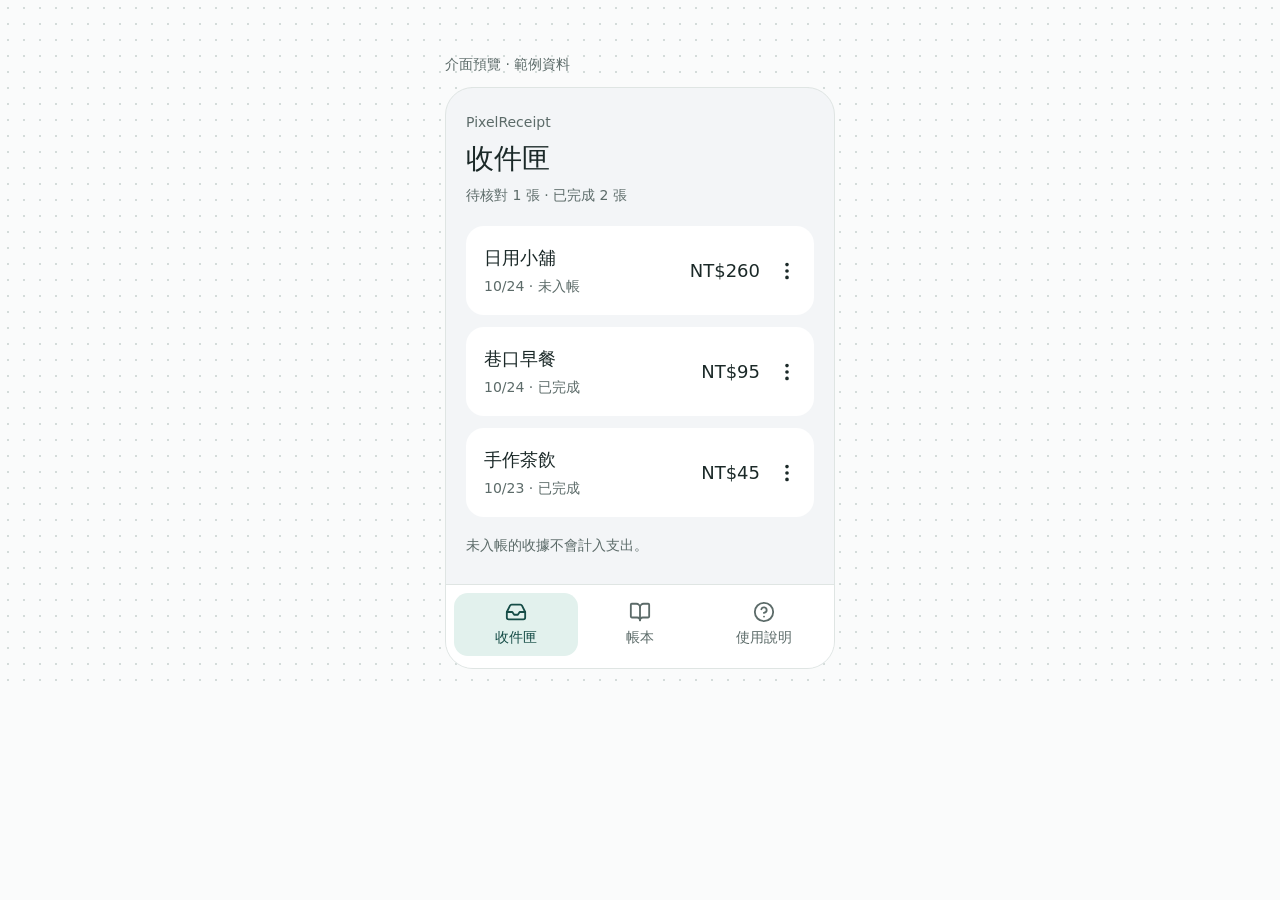
<file: docs/previews/receipt-actions/index.html>
<!doctype html>
<html lang="zh-Hant">
<head>
  <meta charset="utf-8">
  <meta name="viewport" content="width=device-width, initial-scale=1">
  <meta name="color-scheme" content="light dark">
  <meta http-equiv="Content-Security-Policy" content="default-src 'none'; script-src 'unsafe-inline'; style-src 'unsafe-inline'; connect-src 'none'; base-uri 'none'; form-action 'none'">
  <title>PixelReceipt｜收據操作預覽</title>
  <!-- Generated by build_preview.py. Edit receipt-actions.fragment.html instead. -->
  <style>
    html { color-scheme: light dark; }
    body { margin: 0; background: light-dark(#FAFBFB, #101211); }
    .viz-dotted-background {
      background-image: radial-gradient(light-dark(#D4DCDA, #35413C) 0.8px, transparent 0.8px);
      background-size: 16px 16px;
    }
  </style>
</head>
<body>
<!--
Lucide 1.8.0 icon subset license:
ISC License

Copyright (c) 2026 Lucide Icons and Contributors

Permission to use, copy, modify, and/or distribute this software for any
purpose with or without fee is hereby granted, provided that the above
copyright notice and this permission notice appear in all copies.

THE SOFTWARE IS PROVIDED "AS IS" AND THE AUTHOR DISCLAIMS ALL WARRANTIES
WITH REGARD TO THIS SOFTWARE INCLUDING ALL IMPLIED WARRANTIES OF
MERCHANTABILITY AND FITNESS. IN NO EVENT SHALL THE AUTHOR BE LIABLE FOR
ANY SPECIAL, DIRECT, INDIRECT, OR CONSEQUENTIAL DAMAGES OR ANY DAMAGES
WHATSOEVER RESULTING FROM LOSS OF USE, DATA OR PROFITS, WHETHER IN AN
ACTION OF CONTRACT, NEGLIGENCE OR OTHER TORTIOUS ACTION, ARISING OUT OF
OR IN CONNECTION WITH THE USE OR PERFORMANCE OF THIS SOFTWARE.

---

The following Lucide icons are derived from the Feather project:

airplay, alert-circle, alert-octagon, alert-triangle, aperture, arrow-down-circle, arrow-down-left, arrow-down-right, arrow-down, arrow-left-circle, arrow-left, arrow-right-circle, arrow-right, arrow-up-circle, arrow-up-left, arrow-up-right, arrow-up, at-sign, calendar, cast, check, chevron-down, chevron-left, chevron-right, chevron-up, chevrons-down, chevrons-left, chevrons-right, chevrons-up, circle, clipboard, clock, code, columns, command, compass, corner-down-left, corner-down-right, corner-left-down, corner-left-up, corner-right-down, corner-right-up, corner-up-left, corner-up-right, crosshair, database, divide-circle, divide-square, dollar-sign, download, external-link, feather, frown, hash, headphones, help-circle, info, italic, key, layout, life-buoy, link-2, link, loader, lock, log-in, log-out, maximize, meh, minimize, minimize-2, minus-circle, minus-square, minus, monitor, moon, more-horizontal, more-vertical, move, music, navigation-2, navigation, octagon, pause-circle, percent, plus-circle, plus-square, plus, power, radio, rss, search, server, share, shopping-bag, sidebar, smartphone, smile, square, table-2, tablet, target, terminal, trash-2, trash, triangle, tv, type, upload, x-circle, x-octagon, x-square, x, zoom-in, zoom-out

The MIT License (MIT) (for the icons listed above)

Copyright (c) 2013-present Cole Bemis

Permission is hereby granted, free of charge, to any person obtaining a copy
of this software and associated documentation files (the "Software"), to deal
in the Software without restriction, including without limitation the rights
to use, copy, modify, merge, publish, distribute, sublicense, and/or sell
copies of the Software, and to permit persons to whom the Software is
furnished to do so, subject to the following conditions:

The above copyright notice and this permission notice shall be included in all
copies or substantial portions of the Software.

THE SOFTWARE IS PROVIDED "AS IS", WITHOUT WARRANTY OF ANY KIND, EXPRESS OR
IMPLIED, INCLUDING BUT NOT LIMITED TO THE WARRANTIES OF MERCHANTABILITY,
FITNESS FOR A PARTICULAR PURPOSE AND NONINFRINGEMENT. IN NO EVENT SHALL THE
AUTHORS OR COPYRIGHT HOLDERS BE LIABLE FOR ANY CLAIM, DAMAGES OR OTHER
LIABILITY, WHETHER IN AN ACTION OF CONTRACT, TORT OR OTHERWISE, ARISING FROM,
OUT OF OR IN CONNECTION WITH THE SOFTWARE OR THE USE OR OTHER DEALINGS IN THE
SOFTWARE.
-->
<script>
/* Lucide 1.8.0 official icon nodes; see LUCIDE-LICENSE.txt.
 * Only the seven icons used by this preview are included.
 * The small createIcons adapter below replaces local data-lucide placeholders.
 */
(() => {
  const nodes = {
    inbox: [
      ['polyline', { points: '22 12 16 12 14 15 10 15 8 12 2 12' }],
      ['path', { d: 'M5.45 5.11 2 12v6a2 2 0 0 0 2 2h16a2 2 0 0 0 2-2v-6l-3.45-6.89A2 2 0 0 0 16.76 4H7.24a2 2 0 0 0-1.79 1.11z' }]
    ],
    'book-open': [
      ['path', { d: 'M12 7v14' }],
      ['path', { d: 'M3 18a1 1 0 0 1-1-1V4a1 1 0 0 1 1-1h5a4 4 0 0 1 4 4 4 4 0 0 1 4-4h5a1 1 0 0 1 1 1v13a1 1 0 0 1-1 1h-6a3 3 0 0 0-3 3 3 3 0 0 0-3-3z' }]
    ],
    'circle-help': [
      ['circle', { cx: '12', cy: '12', r: '10' }],
      ['path', { d: 'M9.09 9a3 3 0 0 1 5.83 1c0 2-3 3-3 3' }],
      ['path', { d: 'M12 17h.01' }]
    ],
    'ellipsis-vertical': [
      ['circle', { cx: '12', cy: '12', r: '1' }],
      ['circle', { cx: '12', cy: '5', r: '1' }],
      ['circle', { cx: '12', cy: '19', r: '1' }]
    ],
    'arrow-left': [
      ['path', { d: 'm12 19-7-7 7-7' }],
      ['path', { d: 'M19 12H5' }]
    ],
    'trash-2': [
      ['path', { d: 'M10 11v6' }],
      ['path', { d: 'M14 11v6' }],
      ['path', { d: 'M19 6v14a2 2 0 0 1-2 2H7a2 2 0 0 1-2-2V6' }],
      ['path', { d: 'M3 6h18' }],
      ['path', { d: 'M8 6V4a2 2 0 0 1 2-2h4a2 2 0 0 1 2 2v2' }]
    ],
    'circle-slash': [
      ['circle', { cx: '12', cy: '12', r: '10' }],
      ['line', { x1: '9', x2: '15', y1: '15', y2: '9' }]
    ]
  };
  const namespace = 'http://www.w3.org/2000/svg';
  const createIcons = ({ attrs = {} } = {}) => {
    document.querySelectorAll('i[data-lucide]').forEach(placeholder => {
      const name = placeholder.dataset.lucide;
      if (!nodes[name]) throw new Error(`Preview icon is not bundled: ${name}`);
      const svg = document.createElementNS(namespace, 'svg');
      const attributes = { width: 22, height: 22, viewBox: '0 0 24 24', fill: 'none', stroke: 'currentColor', 'stroke-width': 2, 'stroke-linecap': 'round', 'stroke-linejoin': 'round', ...attrs };
      for (const attribute of placeholder.attributes) {
        if (attribute.name !== 'data-lucide') svg.setAttribute(attribute.name, attribute.value);
      }
      for (const [key, value] of Object.entries(attributes)) svg.setAttribute(key, value);
      for (const [tag, values] of nodes[name]) {
        const element = document.createElementNS(namespace, tag);
        for (const [key, value] of Object.entries(values)) element.setAttribute(key, value);
        svg.append(element);
      }
      placeholder.replaceWith(svg);
    });
  };
  globalThis.lucide = { createIcons };
})();
</script>
<main>
<div id="pixelreceipt-receipt-preview" class="viz-dotted-background">
  <p class="pr-preview-caption">介面預覽 · 範例資料</p>
  <div class="pr-phone" data-ui aria-label="PixelReceipt 手機介面預覽">
    <div class="pr-screen" id="pr-screen"></div>
    <nav class="pr-navigation" aria-label="主要導覽">
      <button type="button" class="pr-nav-button cursor-interaction" data-nav="inbox"><i data-lucide="inbox" aria-hidden="true"></i><span>收件匣</span></button>
      <button type="button" class="pr-nav-button cursor-interaction" data-nav="ledger"><i data-lucide="book-open" aria-hidden="true"></i><span>帳本</span></button>
      <button type="button" class="pr-nav-button cursor-interaction" data-nav="help"><i data-lucide="circle-help" aria-hidden="true"></i><span>使用說明</span></button>
    </nav>
    <dialog class="pr-dialog" id="pr-dialog" aria-labelledby="pr-dialog-title"></dialog>
  </div>
  <style>
    #pixelreceipt-receipt-preview {
      --pr-ground: light-dark(#F3F5F7, #131615);
      --pr-surface: light-dark(#FFFFFF, #202423);
      --pr-ink: light-dark(#1B2928, #E4ECE9);
      --pr-muted: light-dark(#5C6B69, #AFBFBA);
      --pr-primary: light-dark(#17675F, #97D5C8);
      --pr-on-primary: light-dark(#FFFFFF, #103B35);
      --pr-soft: light-dark(#E2F1ED, #233E37);
      --pr-soft-ink: light-dark(#164D47, #BDE8DB);
      --pr-line: light-dark(#DFE5E3, #39423E);
      --pr-control-line: light-dark(#879793, #768B83);
      --pr-danger: light-dark(#A12E2A, #FFB3AB);
      --pr-danger-surface: light-dark(#FCEBE8, #4A2927);
      --pr-danger-button: light-dark(#A12E2A, #FFB3AB);
      --pr-on-danger: light-dark(#FFFFFF, #4B1512);
      --pr-scrim: light-dark(#15272375, #000000A3);
      padding: 54px 16px 24px;
      color: var(--pr-ink);
      font-family: system-ui, -apple-system, BlinkMacSystemFont, "Noto Sans TC", "Microsoft JhengHei", sans-serif;
    }
    #pixelreceipt-receipt-preview * { box-sizing: border-box; }
    #pixelreceipt-receipt-preview .pr-preview-caption { margin: 0 auto 12px; max-width: 390px; color: var(--pr-muted); font-size: 14px; line-height: 1.5; }
    #pixelreceipt-receipt-preview .pr-phone { width: 100%; max-width: 390px; margin: auto; background: var(--pr-ground); border: 1px solid var(--pr-line); border-radius: 28px; overflow: clip; color: var(--pr-ink); font-size: 16px; line-height: 1.5; }
    #pixelreceipt-receipt-preview .pr-screen { padding: 24px 20px 28px; }
    #pixelreceipt-receipt-preview .pr-brand { margin: 0 0 8px; color: var(--pr-muted); font-size: 14px; }
    #pixelreceipt-receipt-preview h1 { margin: 0; color: var(--pr-ink); font-size: 28px; line-height: 1.3; font-weight: 500; }
    #pixelreceipt-receipt-preview h2 { margin: 0; color: var(--pr-ink); font-size: 18px; line-height: 1.5; font-weight: 500; }
    #pixelreceipt-receipt-preview h3 { margin: 0; color: var(--pr-ink); font-size: 16px; line-height: 1.5; font-weight: 500; }
    #pixelreceipt-receipt-preview p { overflow-wrap: anywhere; }
    #pixelreceipt-receipt-preview .pr-subtitle { margin: 8px 0 20px; color: var(--pr-muted); font-size: 14px; }
    #pixelreceipt-receipt-preview button, #pixelreceipt-receipt-preview select { font: inherit; color: inherit; }
    #pixelreceipt-receipt-preview button { min-height: 48px; border: 0; background: transparent; transition: background-color 120ms ease, opacity 120ms ease; }
    #pixelreceipt-receipt-preview button:active { opacity: .72; }
    #pixelreceipt-receipt-preview button:hover { background-color: var(--pr-soft); }
    #pixelreceipt-receipt-preview button:disabled { color: var(--pr-muted); opacity: .6; }
    #pixelreceipt-receipt-preview .pr-list { display: grid; gap: 12px; }
    #pixelreceipt-receipt-preview .pr-receipt { display: flex; align-items: center; min-width: 0; background: var(--pr-surface); border-radius: 18px; }
    #pixelreceipt-receipt-preview .pr-open { flex: 1; min-width: 0; display: grid; grid-template-columns: minmax(0, 1fr) auto; gap: 12px; text-align: left; padding: 18px 0 18px 18px; border-radius: 18px 0 0 18px; }
    #pixelreceipt-receipt-preview .pr-row-name { display: block; font-size: 18px; font-weight: 500; }
    #pixelreceipt-receipt-preview .pr-row-meta { display: block; margin-top: 5px; color: var(--pr-muted); font-size: 14px; }
    #pixelreceipt-receipt-preview .pr-row-amount { align-self: center; white-space: nowrap; font-size: 18px; font-weight: 500; }
    #pixelreceipt-receipt-preview .pr-num { font-variant-numeric: tabular-nums; }
    #pixelreceipt-receipt-preview .pr-icon-button { display: inline-flex; justify-content: center; align-items: center; flex: 0 0 48px; width: 48px; min-width: 48px; padding: 12px; border-radius: 50%; }
    #pixelreceipt-receipt-preview .pr-receipt > .pr-icon-button { margin: 0 3px; }
    #pixelreceipt-receipt-preview .pr-icon-button svg, #pixelreceipt-receipt-preview .pr-nav-button svg { width: 22px; height: 22px; }
    #pixelreceipt-receipt-preview .pr-note { margin: 18px 0 0; font-size: 14px; color: var(--pr-muted); }
    #pixelreceipt-receipt-preview .pr-empty { margin: 0; padding: 22px 18px; background: var(--pr-surface); border-radius: 18px; }
    #pixelreceipt-receipt-preview .pr-navigation { display: grid; grid-template-columns: repeat(3, minmax(0, 1fr)); padding: 8px 8px 12px; background: var(--pr-surface); border-top: 1px solid var(--pr-line); }
    #pixelreceipt-receipt-preview .pr-nav-button { display: flex; flex-direction: column; align-items: center; gap: 4px; padding: 8px 0; border-radius: 14px; color: var(--pr-muted); font-size: 14px; white-space: nowrap; }
    #pixelreceipt-receipt-preview .pr-nav-button[aria-current="page"] { color: var(--pr-soft-ink); background: var(--pr-soft); font-weight: 500; }
    #pixelreceipt-receipt-preview .pr-topline { display: flex; align-items: center; gap: 8px; margin: -8px -8px 18px; }
    #pixelreceipt-receipt-preview .pr-back { display: inline-flex; align-items: center; gap: 8px; padding: 8px; border-radius: 12px; color: var(--pr-muted); }
    #pixelreceipt-receipt-preview .pr-topline > .pr-icon-button { margin-left: auto; }
    #pixelreceipt-receipt-preview .pr-detail-header { display: flex; align-items: start; justify-content: space-between; gap: 12px; margin-bottom: 20px; }
    #pixelreceipt-receipt-preview .pr-status { display: inline-block; margin-top: 8px; color: var(--pr-soft-ink); font-size: 14px; }
    #pixelreceipt-receipt-preview .pr-detail-amount { margin: 0; white-space: nowrap; font-size: 28px; line-height: 1.3; }
    #pixelreceipt-receipt-preview .pr-panel { background: var(--pr-surface); border-radius: 18px; padding: 18px; }
    #pixelreceipt-receipt-preview .pr-items { margin: 14px 0 0; padding: 0; list-style: none; }
    #pixelreceipt-receipt-preview .pr-items li + li { border-top: 1px solid var(--pr-line); margin-top: 14px; padding-top: 14px; }
    #pixelreceipt-receipt-preview .pr-item-line { display: flex; align-items: baseline; justify-content: space-between; gap: 12px; }
    #pixelreceipt-receipt-preview .pr-item-purpose { margin: 5px 0 0; color: var(--pr-muted); font-size: 14px; }
    #pixelreceipt-receipt-preview .pr-total-line { display: flex; justify-content: space-between; gap: 12px; margin-top: 18px; padding-top: 14px; border-top: 1px solid var(--pr-line); font-weight: 500; }
    #pixelreceipt-receipt-preview .pr-primary { width: 100%; background: var(--pr-primary); color: var(--pr-on-primary); border-radius: 16px; margin-top: 20px; padding: 12px 16px; font-weight: 500; }
    #pixelreceipt-receipt-preview .pr-primary:hover { background: var(--pr-primary); opacity: .9; }
    #pixelreceipt-receipt-preview .pr-ledger-total { margin: 0 0 20px; padding: 18px; border-radius: 18px; background: var(--pr-soft); color: var(--pr-soft-ink); }
    #pixelreceipt-receipt-preview .pr-ledger-total span { font-size: 14px; }
    #pixelreceipt-receipt-preview .pr-ledger-total strong { display: block; margin-top: 4px; font-size: 28px; line-height: 1.3; font-weight: 500; }
    #pixelreceipt-receipt-preview .pr-filter { display: flex; align-items: center; gap: 10px; min-height: 48px; margin: 12px 0 0; color: var(--pr-muted); font-size: 14px; }
    #pixelreceipt-receipt-preview .pr-filter input { width: 20px; height: 20px; margin: 0; accent-color: var(--pr-primary); }
    #pixelreceipt-receipt-preview .pr-voided .pr-row-amount { text-decoration: line-through; color: var(--pr-muted); }
    #pixelreceipt-receipt-preview .pr-voided .pr-open { padding-right: 18px; border-radius: 18px; }
    #pixelreceipt-receipt-preview .pr-feedback { margin: 0 0 18px; padding: 12px 14px; border-radius: 14px; background: var(--pr-soft); color: var(--pr-soft-ink); font-size: 14px; }
    #pixelreceipt-receipt-preview .pr-help { display: grid; gap: 18px; }
    #pixelreceipt-receipt-preview .pr-help p { margin: 6px 0 0; color: var(--pr-muted); font-size: 14px; }
    #pixelreceipt-receipt-preview .pr-dialog { width: min(358px, calc(100% - 32px)); max-width: none; max-height: none; margin: auto auto 20px; padding: 24px 20px 20px; background: var(--pr-surface); color: var(--pr-ink); border: 0; border-radius: 24px; overflow: visible; font-size: 16px; line-height: 1.5; }
    #pixelreceipt-receipt-preview .pr-dialog::backdrop { background: var(--pr-scrim); }
    #pixelreceipt-receipt-preview .pr-dialog p { margin: 10px 0 18px; }
    #pixelreceipt-receipt-preview .pr-dialog .pr-dialog-merchant { margin: 12px 0 0; font-weight: 500; }
    #pixelreceipt-receipt-preview .pr-dialog .pr-dialog-effect { color: var(--pr-muted); font-size: 14px; }
    #pixelreceipt-receipt-preview .pr-sheet-action { display: flex; align-items: center; gap: 12px; width: 100%; text-align: left; border-radius: 14px; padding: 12px 14px; color: var(--pr-danger); margin-top: 16px; }
    #pixelreceipt-receipt-preview .pr-sheet-action svg { width: 20px; height: 20px; }
    #pixelreceipt-receipt-preview .pr-dialog-actions { display: flex; gap: 10px; margin-top: 20px; }
    #pixelreceipt-receipt-preview .pr-dialog-actions button { flex: 1; border-radius: 14px; padding: 12px; font-weight: 500; }
    #pixelreceipt-receipt-preview .pr-cancel { background: var(--pr-ground); }
    #pixelreceipt-receipt-preview .pr-danger-button { background: var(--pr-danger-button); color: var(--pr-on-danger); }
    #pixelreceipt-receipt-preview .pr-danger-button:hover { background: var(--pr-danger-button); opacity: .9; }
    #pixelreceipt-receipt-preview .pr-reason { display: block; margin-top: 18px; font-size: 14px; color: var(--pr-muted); }
    #pixelreceipt-receipt-preview .pr-reason select { display: block; margin-top: 8px; width: 100%; min-height: 48px; padding: 10px 12px; border: 1px solid var(--pr-control-line); border-radius: 12px; background: var(--pr-surface); color: var(--pr-ink); font-size: 16px; }
    @media (max-width: 360px) {
      #pixelreceipt-receipt-preview { padding: 54px 0 16px; }
      #pixelreceipt-receipt-preview .pr-preview-caption { padding: 0 12px; }
      #pixelreceipt-receipt-preview .pr-screen { padding: 24px 16px; }
      #pixelreceipt-receipt-preview .pr-open { padding-left: 14px; gap: 8px; }
      #pixelreceipt-receipt-preview .pr-voided .pr-open { padding-right: 14px; }
      #pixelreceipt-receipt-preview .pr-row-name, #pixelreceipt-receipt-preview .pr-row-amount { font-size: 16px; }
      #pixelreceipt-receipt-preview .pr-detail-header { flex-wrap: wrap; }
    }
    @media (prefers-reduced-motion: reduce) { #pixelreceipt-receipt-preview button { transition: none; } }
  </style>
  <script>
    (() => {
      const root = document.getElementById('pixelreceipt-receipt-preview');
      const screen = root.querySelector('#pr-screen');
      const dialog = root.querySelector('#pr-dialog');
      const receipts = [
        { id: 'daily', merchant: '日用小舖', date: '10/24', items: [{ name: '收納用品', minor: 10000 }, { name: '清潔用品', minor: 16000 }] },
        { id: 'breakfast', merchant: '巷口早餐', date: '10/24', items: [{ name: '蛋餅', minor: 6000 }, { name: '豆漿', minor: 3500 }] },
        { id: 'tea', merchant: '手作茶飲', date: '10/23', items: [{ name: '紅茶', minor: 4500 }] }
      ];
      const receiptById = Object.fromEntries(receipts.map(receipt => [receipt.id, receipt]));
      const defaults = () => ({ version: 1, tab: 'inbox', detailId: null, showVoided: false, statuses: { daily: 'draft', breakfast: 'confirmed', tea: 'confirmed' }, reasons: {} });
      const reasons = ['未註明', '重複記帳', '誤入帳', '其他'];
      let feedback = '';
      let modalReceiptId = null;
      let modalTrigger = null;
      let modalMode = null;
      const money = minor => 'NT$' + (minor / 100).toLocaleString('zh-TW', { maximumFractionDigits: 0 });
      const total = receipt => receipt.items.reduce((sum, item) => sum + item.minor, 0);
      const restore = snapshot => {
        const next = defaults();
        const saved = snapshot?.privateContent?.pixelReceipt;
        if (!saved || saved.version !== 1) return next;
        if (['inbox', 'ledger', 'help'].includes(saved.tab)) next.tab = saved.tab;
        next.showVoided = saved.showVoided === true;
        for (const receipt of receipts) {
          const allowed = receipt.id === 'daily' ? ['draft', 'deleted', 'confirmed', 'voided'] : ['confirmed', 'voided'];
          if (allowed.includes(saved.statuses?.[receipt.id])) next.statuses[receipt.id] = saved.statuses[receipt.id];
          if (reasons.includes(saved.reasons?.[receipt.id])) next.reasons[receipt.id] = saved.reasons[receipt.id];
        }
        if (receiptById[saved.detailId] && next.statuses[saved.detailId] !== 'deleted' && next.tab !== 'help') next.detailId = saved.detailId;
        return next;
      };
      let state = restore(window.openai?.widgetState);
      const activeTotal = () => receipts.filter(receipt => state.statuses[receipt.id] === 'confirmed').reduce((sum, receipt) => sum + total(receipt), 0);
      const persist = () => {
        if (typeof window.openai?.setWidgetState !== 'function') return;
        window.openai.setWidgetState({
          modelContent: { prototype: 'PixelReceipt 介面預覽', view: state.detailId ? '收據明細' : ({ inbox: '收件匣', ledger: '帳本', help: '使用說明' })[state.tab], activeExpenseTwd: activeTotal() / 100, sampleStatuses: { ...state.statuses } },
          privateContent: { pixelReceipt: { ...state, statuses: { ...state.statuses }, reasons: { ...state.reasons } } }
        }).catch(() => {});
      };
      const icon = name => `<i data-lucide="${name}" aria-hidden="true"></i>`;
      const refreshIcons = () => { if (globalThis.lucide?.createIcons) lucide.createIcons({ attrs: { width: 22, height: 22 } }); };
      const statusLabel = id => ({ draft: '未入帳', confirmed: state.tab === 'inbox' ? '已完成' : '已入帳', voided: '已作廢' })[state.statuses[id]];
      const row = receipt => {
        const status = state.statuses[receipt.id];
        return `<article class="pr-receipt ${status === 'voided' ? 'pr-voided' : ''}" data-receipt="${receipt.id}">
          <button type="button" class="pr-open cursor-interaction" data-open="${receipt.id}" aria-label="查看${receipt.merchant}，${money(total(receipt))}，${statusLabel(receipt.id)}"><span><span class="pr-row-name">${receipt.merchant}</span><span class="pr-row-meta">${receipt.date} · ${statusLabel(receipt.id)}</span></span><span class="pr-row-amount pr-num">${money(total(receipt))}</span></button>
          ${status !== 'voided' ? `<button type="button" class="pr-icon-button cursor-interaction" data-menu="${receipt.id}" aria-label="${receipt.merchant}的更多操作" aria-haspopup="dialog">${icon('ellipsis-vertical')}</button>` : ''}
        </article>`;
      };
      const feedbackMarkup = () => feedback ? `<p class="pr-feedback" role="status">${feedback}</p>` : '';
      const header = (name, subtitle) => `<p class="pr-brand">PixelReceipt</p><h1>${name}</h1><p class="pr-subtitle">${subtitle}</p>`;
      function render() {
        root.querySelectorAll('[data-nav]').forEach(button => {
          if (button.dataset.nav === state.tab) button.setAttribute('aria-current', 'page');
          else button.removeAttribute('aria-current');
        });
        if (state.detailId) {
          renderDetail(receiptById[state.detailId]);
        } else if (state.tab === 'inbox') {
          const visible = receipts.filter(receipt => state.statuses[receipt.id] !== 'deleted');
          const pending = visible.filter(receipt => state.statuses[receipt.id] === 'draft');
          const completed = visible.filter(receipt => state.statuses[receipt.id] === 'confirmed');
          const voided = visible.filter(receipt => state.statuses[receipt.id] === 'voided');
          const summary = `待核對 ${pending.length} 張 · 已完成 ${completed.length} 張${voided.length ? ` · 已作廢 ${voided.length} 張` : ''}`;
          screen.innerHTML = header('收件匣', summary) + feedbackMarkup() + `<div class="pr-list">${visible.length ? visible.map(row).join('') : '<p class="pr-empty">沒有收據。</p>'}</div><p class="pr-note">未入帳的收據不會計入支出。</p>`;
        } else if (state.tab === 'ledger') {
          const active = receipts.filter(receipt => state.statuses[receipt.id] === 'confirmed');
          const voided = receipts.filter(receipt => state.statuses[receipt.id] === 'voided');
          const visible = receipts.filter(receipt => state.statuses[receipt.id] === 'confirmed' || (state.showVoided && state.statuses[receipt.id] === 'voided'));
          screen.innerHTML = header('帳本', `有效帳目 ${active.length} 筆`) + feedbackMarkup() + `<div class="pr-ledger-total"><span>目前支出</span><strong class="pr-num" data-total>${money(activeTotal())}</strong></div><div class="pr-list">${visible.length ? visible.map(row).join('') : '<p class="pr-empty">沒有有效帳目。</p>'}</div><label class="pr-filter cursor-interaction"><input type="checkbox" id="pr-show-voided" ${state.showVoided ? 'checked' : ''}>查看已作廢（${voided.length} 筆）</label>`;
        } else {
          screen.innerHTML = header('使用說明', '收據整理與帳目管理') + `<div class="pr-panel pr-help"><section><h2>先確認，再入帳</h2><p>在收件匣打開收據，檢查品項與金額後，按「確認入帳」。已完成的收據仍會留在收件匣。</p></section><section><h2>刪除未入帳收據</h2><p>從收據右側「更多操作」選擇「刪除收據」。未入帳收據不影響帳本支出。</p></section><section><h2>作廢已入帳帳目</h2><p>在帳本的「更多操作」選擇「作廢帳目」。歷史紀錄會保留，金額不再計入支出。</p></section></div>`;
        }
        refreshIcons();
      }
      function renderDetail(receipt) {
        const status = state.statuses[receipt.id];
        const backLabel = state.tab === 'inbox' ? '收件匣' : '帳本';
        screen.innerHTML = `<div class="pr-topline"><button type="button" class="pr-back cursor-interaction" data-back>${icon('arrow-left')}<span>${backLabel}</span></button>${status !== 'voided' ? `<button type="button" class="pr-icon-button cursor-interaction" data-menu="${receipt.id}" aria-label="${receipt.merchant}的更多操作" aria-haspopup="dialog">${icon('ellipsis-vertical')}</button>` : ''}</div>
          <div class="pr-detail-header"><div><h1>${receipt.merchant}</h1><span class="pr-status">${receipt.date} · ${statusLabel(receipt.id)}</span></div><p class="pr-detail-amount pr-num">${money(total(receipt))}</p></div>
          <section class="pr-panel" aria-label="收據品項"><h2>品項明細</h2><ul class="pr-items">${receipt.items.map(item => `<li><div class="pr-item-line"><span>${item.name}</span><span class="pr-num">${money(item.minor)}</span></div><p class="pr-item-purpose">自己用</p></li>`).join('')}</ul><div class="pr-total-line"><span>合計</span><span class="pr-num">${money(total(receipt))}</span></div></section>
          ${status === 'draft' ? `<p class="pr-note">確認後，${money(total(receipt))} 會計入帳本支出。</p><button type="button" class="pr-primary cursor-interaction" data-post="${receipt.id}">確認入帳</button>` : status === 'voided' ? `<p class="pr-note">作廢原因：${state.reasons[receipt.id] || '未註明'}<br>保留歷史紀錄，不計入支出。</p>` : '<p class="pr-note">這筆帳目已計入支出。</p>'}`;
      }
      function openMenu(id, trigger) {
        modalReceiptId = id;
        modalTrigger = trigger;
        modalMode = 'menu';
        renderDialog();
        dialog.showModal();
      }
      function renderDialog() {
        const receipt = receiptById[modalReceiptId];
        const draft = state.statuses[receipt.id] === 'draft';
        const action = draft ? '刪除收據' : '作廢帳目';
        if (modalMode === 'menu') {
          dialog.innerHTML = `<h2 id="pr-dialog-title">${receipt.merchant}</h2><p class="pr-dialog-effect pr-num">${money(total(receipt))} · ${statusLabel(receipt.id)}</p><button type="button" class="pr-sheet-action cursor-interaction" data-destructive>${icon(draft ? 'trash-2' : 'circle-slash')}<span>${action}</span></button><div class="pr-dialog-actions"><button type="button" class="pr-cancel cursor-interaction" data-cancel autofocus>取消</button></div>`;
        } else {
          dialog.innerHTML = `<h2 id="pr-dialog-title">${draft ? '刪除這張收據？' : '作廢這筆帳目？'}</h2><p class="pr-dialog-merchant">${receipt.merchant} · <span class="pr-num">${money(total(receipt))}</span></p><p class="pr-dialog-effect">${draft ? `這張未入帳收據將刪除，無法從此介面復原。帳本支出維持 ${money(activeTotal())}。` : `保留歷史紀錄，這筆金額不再計入支出。目前支出將從 ${money(activeTotal())} 改為 ${money(activeTotal() - total(receipt))}。`}</p>${draft ? '' : `<label class="pr-reason" for="pr-void-reason">作廢原因<select id="pr-void-reason" class="cursor-interaction">${reasons.map(reason => `<option value="${reason}">${reason}</option>`).join('')}</select></label>`}<div class="pr-dialog-actions"><button type="button" class="pr-cancel cursor-interaction" data-cancel>取消</button><button type="button" class="pr-danger-button cursor-interaction" data-confirm>${action}</button></div>`;
        }
        refreshIcons();
      }
      function closeDialog(returnFocus = true) {
        dialog.close();
        modalMode = null;
        modalReceiptId = null;
        if (returnFocus && modalTrigger?.isConnected) modalTrigger.focus();
        modalTrigger = null;
      }
      root.addEventListener('click', event => {
        const button = event.target.closest('button');
        if (!button || !root.contains(button)) return;
        if (button.hasAttribute('data-cancel')) { closeDialog(); return; }
        if (button.hasAttribute('data-destructive')) {
          modalMode = 'confirm'; renderDialog(); dialog.querySelector('[data-cancel]').focus(); return;
        }
        if (button.hasAttribute('data-confirm')) {
          const receipt = receiptById[modalReceiptId];
          const draft = state.statuses[receipt.id] === 'draft';
          if (!draft) state.reasons[receipt.id] = dialog.querySelector('#pr-void-reason').value;
          state.statuses[receipt.id] = draft ? 'deleted' : 'voided';
          if (draft) state.tab = 'inbox';
          state.detailId = null;
          feedback = draft ? `${receipt.merchant}收據已刪除，帳本支出維持 ${money(activeTotal())}。` : `${receipt.merchant}帳目已作廢，目前支出 ${money(activeTotal())}。`;
          closeDialog(false); render(); persist(); root.querySelector(`[data-nav="${state.tab}"]`).focus(); return;
        }
        if (button.dataset.menu) { openMenu(button.dataset.menu, button); return; }
        feedback = '';
        if (button.dataset.nav) { state.tab = button.dataset.nav; state.detailId = null; }
        else if (button.dataset.open) { state.detailId = button.dataset.open; }
        else if (button.hasAttribute('data-back')) { state.detailId = null; }
        else if (button.dataset.post) {
          const receipt = receiptById[button.dataset.post];
          state.statuses[receipt.id] = 'confirmed'; state.detailId = null; state.tab = 'ledger';
          feedback = `${receipt.merchant}已入帳，目前支出 ${money(activeTotal())}。`;
        } else return;
        render(); persist();
        if (!button.isConnected) {
          const target = screen.querySelector('[data-back]') || root.querySelector(`[data-nav="${state.tab}"]`);
          target?.focus();
        }
      });
      root.addEventListener('change', event => {
        if (event.target.id === 'pr-show-voided') { state.showVoided = event.target.checked; feedback = ''; render(); persist(); screen.querySelector('#pr-show-voided').focus(); }
      });
      dialog.addEventListener('cancel', event => { event.preventDefault(); closeDialog(); });
      window.addEventListener('openai:set_globals', event => {
        if (!Object.prototype.hasOwnProperty.call(event.detail?.globals || {}, 'widgetState')) return;
        const next = restore(event.detail.globals.widgetState);
        const equal = next.version === state.version && next.tab === state.tab && next.detailId === state.detailId && next.showVoided === state.showVoided && receipts.every(({ id }) => next.statuses[id] === state.statuses[id] && next.reasons[id] === state.reasons[id]);
        if (equal) return;
        if (dialog.open) closeDialog(false);
        state = next; feedback = ''; render();
      });
      render();
    })();
  </script>
</div>
</main>
</body>
</html>
</file>
